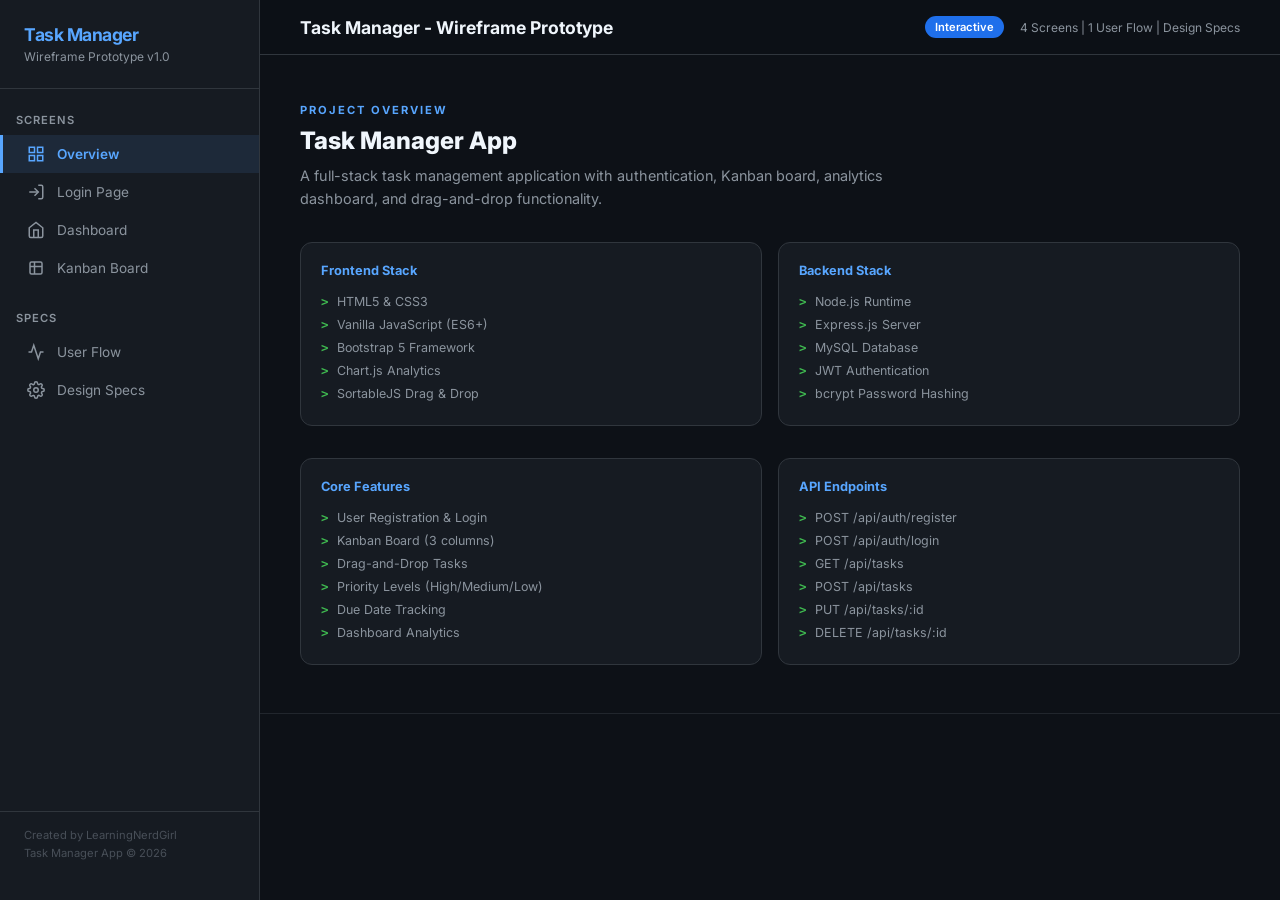
<file: prototype/index.html>
<!DOCTYPE html>
<html lang="en">
<head>
  <meta charset="UTF-8" />
  <meta name="viewport" content="width=device-width, initial-scale=1.0" />
  <title>Task Manager - Wireframe Prototype</title>
  <link href="https://fonts.googleapis.com/css2?family=Inter:wght@300;400;500;600;700;800&display=swap" rel="stylesheet">
  <style>
    * { margin: 0; padding: 0; box-sizing: border-box; }

    body {
      font-family: 'Inter', sans-serif;
      background: #0d1117;
      color: #c9d1d9;
      overflow-x: hidden;
    }

    /* ===== SIDEBAR ===== */
    .sidebar {
      position: fixed;
      left: 0; top: 0; bottom: 0;
      width: 260px;
      background: #161b22;
      border-right: 1px solid #30363d;
      padding: 24px 0;
      z-index: 100;
      display: flex;
      flex-direction: column;
    }

    .sidebar-logo {
      padding: 0 24px 24px;
      border-bottom: 1px solid #30363d;
      margin-bottom: 16px;
    }

    .sidebar-logo h2 {
      font-size: 1.1rem;
      color: #58a6ff;
      font-weight: 700;
      letter-spacing: -0.5px;
    }

    .sidebar-logo span {
      font-size: 0.75rem;
      color: #8b949e;
      display: block;
      margin-top: 4px;
    }

    .sidebar-section {
      padding: 8px 16px;
      font-size: 0.7rem;
      text-transform: uppercase;
      letter-spacing: 1px;
      color: #8b949e;
      font-weight: 600;
    }

    .sidebar-item {
      display: flex;
      align-items: center;
      gap: 12px;
      padding: 10px 24px;
      cursor: pointer;
      transition: all 0.2s;
      font-size: 0.85rem;
      color: #8b949e;
      border-left: 3px solid transparent;
    }

    .sidebar-item:hover {
      background: rgba(88, 166, 255, 0.05);
      color: #c9d1d9;
    }

    .sidebar-item.active {
      background: rgba(88, 166, 255, 0.1);
      color: #58a6ff;
      border-left-color: #58a6ff;
      font-weight: 600;
    }

    .sidebar-item svg {
      width: 18px; height: 18px;
      flex-shrink: 0;
    }

    .sidebar-footer {
      margin-top: auto;
      padding: 16px 24px;
      border-top: 1px solid #30363d;
    }

    .sidebar-footer p {
      font-size: 0.7rem;
      color: #484f58;
    }

    /* ===== MAIN CONTENT ===== */
    .main {
      margin-left: 260px;
      padding: 0;
      min-height: 100vh;
    }

    /* ===== TOP BAR ===== */
    .topbar {
      position: sticky;
      top: 0;
      background: rgba(13, 17, 23, 0.85);
      backdrop-filter: blur(12px);
      border-bottom: 1px solid #30363d;
      padding: 16px 40px;
      display: flex;
      align-items: center;
      justify-content: space-between;
      z-index: 50;
    }

    .topbar h1 {
      font-size: 1.1rem;
      font-weight: 700;
      color: #f0f6fc;
    }

    .topbar-meta {
      font-size: 0.75rem;
      color: #8b949e;
      display: flex;
      gap: 16px;
      align-items: center;
    }

    .topbar-badge {
      background: #1f6feb;
      color: white;
      padding: 4px 10px;
      border-radius: 12px;
      font-size: 0.7rem;
      font-weight: 600;
    }

    /* ===== SCREEN SECTIONS ===== */
    .screen-section {
      padding: 48px 40px;
      border-bottom: 1px solid #21262d;
      display: none;
    }

    .screen-section.active {
      display: block;
    }

    .section-header {
      display: flex;
      align-items: flex-start;
      justify-content: space-between;
      margin-bottom: 32px;
    }

    .section-title {
      font-size: 0.7rem;
      text-transform: uppercase;
      letter-spacing: 2px;
      color: #58a6ff;
      font-weight: 700;
      margin-bottom: 8px;
    }

    .section-desc {
      font-size: 1.5rem;
      font-weight: 800;
      color: #f0f6fc;
      line-height: 1.3;
    }

    .section-subdesc {
      font-size: 0.9rem;
      color: #8b949e;
      margin-top: 8px;
      max-width: 600px;
      line-height: 1.6;
    }

    /* ===== WIREFRAME FRAME ===== */
    .wireframe-container {
      background: #161b22;
      border: 1px solid #30363d;
      border-radius: 16px;
      overflow: hidden;
      box-shadow: 0 16px 48px rgba(0,0,0,0.3);
    }

    .wireframe-browser {
      background: #21262d;
      padding: 12px 16px;
      display: flex;
      align-items: center;
      gap: 8px;
      border-bottom: 1px solid #30363d;
    }

    .browser-dot {
      width: 10px; height: 10px;
      border-radius: 50%;
    }

    .browser-dot.red { background: #f85149; }
    .browser-dot.yellow { background: #e3b341; }
    .browser-dot.green { background: #3fb950; }

    .browser-url {
      flex: 1;
      background: #0d1117;
      border-radius: 6px;
      padding: 6px 14px;
      font-size: 0.75rem;
      color: #8b949e;
      margin-left: 8px;
    }

    .wireframe-content {
      padding: 0;
      min-height: 500px;
      position: relative;
    }

    /* ===== ANNOTATIONS ===== */
    .annotation {
      position: absolute;
      background: #1f6feb;
      color: white;
      font-size: 0.65rem;
      font-weight: 700;
      padding: 4px 10px;
      border-radius: 4px;
      white-space: nowrap;
      z-index: 20;
      box-shadow: 0 2px 8px rgba(31, 111, 235, 0.3);
    }

    .annotation::before {
      content: '';
      position: absolute;
      width: 0; height: 0;
    }

    .annotation.left::before {
      right: -6px;
      top: 50%;
      transform: translateY(-50%);
      border-top: 6px solid transparent;
      border-bottom: 6px solid transparent;
      border-left: 6px solid #1f6feb;
    }

    .annotation.bottom::before {
      left: 50%;
      top: -6px;
      transform: translateX(-50%);
      border-left: 6px solid transparent;
      border-right: 6px solid transparent;
      border-bottom: 6px solid #1f6feb;
    }

    .annotation.right::before {
      left: -6px;
      top: 50%;
      transform: translateY(-50%);
      border-top: 6px solid transparent;
      border-bottom: 6px solid transparent;
      border-right: 6px solid #1f6feb;
    }

    /* ===== LOGIN WIREFRAME ===== */
    .wf-login {
      display: flex;
      align-items: center;
      justify-content: center;
      min-height: 500px;
      background: linear-gradient(135deg, #0d1117 0%, #161b22 100%);
      padding: 40px;
    }

    .wf-login-card {
      background: #21262d;
      border: 1px solid #30363d;
      border-radius: 16px;
      padding: 40px;
      width: 380px;
      position: relative;
    }

    .wf-login-card h3 {
      font-size: 1.3rem;
      font-weight: 700;
      color: #f0f6fc;
      margin-bottom: 6px;
    }

    .wf-login-card p {
      font-size: 0.8rem;
      color: #8b949e;
      margin-bottom: 24px;
    }

    .wf-input {
      display: block;
      width: 100%;
      background: #0d1117;
      border: 1px solid #30363d;
      border-radius: 8px;
      padding: 12px 14px;
      color: #c9d1d9;
      font-size: 0.85rem;
      margin-bottom: 14px;
      outline: none;
    }

    .wf-input:focus {
      border-color: #58a6ff;
      box-shadow: 0 0 0 3px rgba(88, 166, 255, 0.1);
    }

    .wf-input-label {
      display: block;
      font-size: 0.75rem;
      color: #8b949e;
      margin-bottom: 6px;
      font-weight: 500;
    }

    .wf-btn {
      display: block;
      width: 100%;
      padding: 12px;
      border-radius: 8px;
      border: none;
      font-weight: 600;
      font-size: 0.9rem;
      cursor: pointer;
      transition: all 0.2s;
    }

    .wf-btn-primary {
      background: linear-gradient(135deg, #667eea 0%, #764ba2 100%);
      color: white;
    }

    .wf-btn-primary:hover {
      transform: translateY(-1px);
      box-shadow: 0 4px 16px rgba(102, 126, 234, 0.3);
    }

    .wf-link {
      text-align: center;
      margin-top: 16px;
      font-size: 0.8rem;
      color: #8b949e;
    }

    .wf-link a {
      color: #58a6ff;
      text-decoration: none;
    }

    /* ===== DASHBOARD WIREFRAME ===== */
    .wf-dash {
      background: #f1f5f9;
      min-height: 500px;
    }

    .wf-dash-nav {
      background: linear-gradient(135deg, #1a202c 0%, #2d3748 100%);
      padding: 12px 24px;
      display: flex;
      justify-content: space-between;
      align-items: center;
    }

    .wf-dash-nav span {
      color: white;
      font-weight: 700;
      font-size: 0.95rem;
    }

    .wf-dash-nav-btns {
      display: flex;
      gap: 8px;
    }

    .wf-nav-btn {
      padding: 6px 14px;
      border-radius: 6px;
      font-size: 0.75rem;
      font-weight: 500;
      border: none;
      cursor: pointer;
    }

    .wf-nav-btn.outline {
      background: rgba(255,255,255,0.1);
      color: white;
      border: 1px solid rgba(255,255,255,0.2);
    }

    .wf-nav-btn.danger {
      background: linear-gradient(135deg, #fc8181, #f56565);
      color: white;
    }

    .wf-dash-header {
      background: linear-gradient(135deg, #667eea 0%, #764ba2 100%);
      padding: 32px 24px;
      text-align: center;
      color: white;
    }

    .wf-dash-header h2 {
      font-size: 1.3rem;
      font-weight: 700;
    }

    .wf-dash-header p {
      font-size: 0.8rem;
      opacity: 0.8;
      margin-top: 4px;
    }

    .wf-dash-body {
      padding: 24px;
    }

    .wf-stat-row {
      display: grid;
      grid-template-columns: repeat(3, 1fr);
      gap: 16px;
      margin-bottom: 24px;
    }

    .wf-stat-card {
      border-radius: 12px;
      padding: 20px;
      color: white;
      position: relative;
    }

    .wf-stat-card.total { background: linear-gradient(135deg, #667eea, #764ba2); }
    .wf-stat-card.pending { background: linear-gradient(135deg, #f093fb, #f5576c); }
    .wf-stat-card.progress { background: linear-gradient(135deg, #4facfe, #00f2fe); }
    .wf-stat-card.completed-card { background: linear-gradient(135deg, #43e97b, #38f9d7); }

    .wf-stat-icon {
      font-size: 1.4rem;
      margin-bottom: 8px;
    }

    .wf-stat-num {
      font-size: 1.8rem;
      font-weight: 800;
      line-height: 1;
    }

    .wf-stat-label {
      font-size: 0.75rem;
      opacity: 0.9;
      margin-top: 4px;
    }

    .wf-dash-grid {
      display: grid;
      grid-template-columns: 1fr 1fr;
      gap: 16px;
    }

    .wf-chart-box, .wf-quick-box {
      background: white;
      border-radius: 12px;
      padding: 20px;
      box-shadow: 0 2px 8px rgba(0,0,0,0.06);
    }

    .wf-chart-box h4, .wf-quick-box h4 {
      font-size: 0.9rem;
      font-weight: 700;
      color: #1a202c;
      margin-bottom: 16px;
    }

    .wf-donut {
      width: 140px;
      height: 140px;
      border-radius: 50%;
      background: conic-gradient(#f5576c 0% 40%, #4facfe 40% 65%, #43e97b 65% 100%);
      margin: 0 auto;
      position: relative;
    }

    .wf-donut::after {
      content: '';
      position: absolute;
      inset: 30px;
      border-radius: 50%;
      background: white;
    }

    .wf-donut-legend {
      display: flex;
      justify-content: center;
      gap: 16px;
      margin-top: 16px;
    }

    .wf-legend-item {
      display: flex;
      align-items: center;
      gap: 6px;
      font-size: 0.7rem;
      color: #4a5568;
    }

    .wf-legend-dot {
      width: 8px; height: 8px;
      border-radius: 50%;
    }

    .wf-quick-item {
      background: #f7fafc;
      border-radius: 10px;
      padding: 16px;
      text-align: center;
      margin-bottom: 10px;
      cursor: pointer;
      transition: all 0.2s;
      border: 1px solid #e2e8f0;
    }

    .wf-quick-item:hover {
      transform: translateY(-2px);
      box-shadow: 0 4px 12px rgba(0,0,0,0.08);
    }

    .wf-quick-item-icon {
      font-size: 1.4rem;
      margin-bottom: 6px;
    }

    .wf-quick-item-title {
      font-size: 0.85rem;
      font-weight: 600;
      color: #2d3748;
    }

    .wf-quick-item-desc {
      font-size: 0.7rem;
      color: #718096;
      margin-top: 2px;
    }

    /* ===== BOARD WIREFRAME ===== */
    .wf-board {
      background: #f1f5f9;
      min-height: 500px;
    }

    .wf-board-body {
      padding: 24px;
    }

    .wf-board-header {
      display: flex;
      justify-content: space-between;
      align-items: center;
      margin-bottom: 20px;
    }

    .wf-board-header h3 {
      font-size: 1.1rem;
      font-weight: 700;
      color: #1a202c;
    }

    .wf-board-header p {
      font-size: 0.8rem;
      color: #718096;
    }

    .wf-add-btn {
      background: linear-gradient(135deg, #667eea, #764ba2);
      color: white;
      border: none;
      padding: 10px 20px;
      border-radius: 8px;
      font-weight: 600;
      font-size: 0.85rem;
      cursor: pointer;
    }

    .wf-kanban {
      display: grid;
      grid-template-columns: repeat(3, 1fr);
      gap: 16px;
    }

    .wf-kanban-col {
      background: #e8ecf1;
      border-radius: 14px;
      padding: 16px;
      min-height: 380px;
    }

    .wf-kanban-header {
      display: flex;
      justify-content: space-between;
      align-items: center;
      margin-bottom: 14px;
      padding-bottom: 10px;
      border-bottom: 3px solid;
    }

    .wf-kanban-header.h-pending { border-color: #f093fb; }
    .wf-kanban-header.h-progress { border-color: #4facfe; }
    .wf-kanban-header.h-completed { border-color: #43e97b; }

    .wf-kanban-header span {
      font-weight: 700;
      font-size: 0.85rem;
      color: #2d3748;
    }

    .wf-kanban-count {
      background: white;
      border-radius: 12px;
      padding: 2px 10px;
      font-size: 0.75rem;
      font-weight: 600;
      color: #4a5568;
    }

    .wf-task-card {
      background: white;
      border-radius: 10px;
      padding: 14px;
      margin-bottom: 10px;
      border-left: 4px solid;
      box-shadow: 0 2px 6px rgba(0,0,0,0.06);
      cursor: grab;
      transition: all 0.2s;
    }

    .wf-task-card:hover {
      transform: translateY(-2px);
      box-shadow: 0 6px 16px rgba(0,0,0,0.1);
    }

    .wf-task-card.priority-high { border-left-color: #f56565; }
    .wf-task-card.priority-medium { border-left-color: #ecc94b; }
    .wf-task-card.priority-low { border-left-color: #48bb78; }

    .wf-task-title {
      font-size: 0.85rem;
      font-weight: 700;
      color: #1a202c;
      margin-bottom: 4px;
    }

    .wf-task-desc {
      font-size: 0.75rem;
      color: #718096;
      margin-bottom: 10px;
    }

    .wf-task-footer {
      display: flex;
      justify-content: space-between;
      align-items: center;
    }

    .wf-priority-badge {
      padding: 3px 8px;
      border-radius: 12px;
      font-size: 0.6rem;
      font-weight: 700;
      text-transform: uppercase;
    }

    .wf-priority-badge.high { background: #fed7d7; color: #c53030; }
    .wf-priority-badge.medium { background: #fefcbf; color: #975a16; }
    .wf-priority-badge.low { background: #c6f6d5; color: #276749; }

    .wf-task-actions {
      display: flex;
      gap: 6px;
    }

    .wf-task-action-btn {
      width: 28px; height: 28px;
      border-radius: 6px;
      border: none;
      cursor: pointer;
      font-size: 0.7rem;
      display: flex;
      align-items: center;
      justify-content: center;
    }

    .wf-task-action-btn.edit { background: #edf2f7; color: #4a5568; }
    .wf-task-action-btn.delete { background: #fed7d7; color: #c53030; }

    .wf-task-due {
      font-size: 0.7rem;
      color: #a0aec0;
      margin-top: 8px;
      padding-top: 8px;
      border-top: 1px dashed #e2e8f0;
    }

    /* ===== FLOW DIAGRAM ===== */
    .flow-container {
      position: relative;
      padding: 40px;
    }

    .flow-grid {
      display: flex;
      align-items: center;
      justify-content: center;
      gap: 60px;
      flex-wrap: wrap;
    }

    .flow-card {
      background: #21262d;
      border: 1px solid #30363d;
      border-radius: 14px;
      padding: 24px;
      text-align: center;
      width: 180px;
      position: relative;
      transition: all 0.3s;
    }

    .flow-card:hover {
      border-color: #58a6ff;
      transform: translateY(-4px);
      box-shadow: 0 8px 24px rgba(88, 166, 255, 0.15);
    }

    .flow-icon {
      font-size: 2rem;
      margin-bottom: 12px;
    }

    .flow-label {
      font-size: 0.85rem;
      font-weight: 700;
      color: #f0f6fc;
    }

    .flow-sublabel {
      font-size: 0.7rem;
      color: #8b949e;
      margin-top: 4px;
    }

    .flow-arrow {
      color: #30363d;
      font-size: 1.5rem;
      font-weight: bold;
    }

    /* ===== SPECS TABLE ===== */
    .specs-grid {
      display: grid;
      grid-template-columns: repeat(2, 1fr);
      gap: 16px;
    }

    .spec-card {
      background: #161b22;
      border: 1px solid #30363d;
      border-radius: 12px;
      padding: 20px;
    }

    .spec-card h5 {
      font-size: 0.8rem;
      font-weight: 700;
      color: #58a6ff;
      margin-bottom: 12px;
    }

    .spec-list {
      list-style: none;
      padding: 0;
    }

    .spec-list li {
      font-size: 0.78rem;
      color: #8b949e;
      padding: 4px 0;
      display: flex;
      align-items: center;
      gap: 8px;
    }

    .spec-list li::before {
      content: '>';
      color: #3fb950;
      font-weight: bold;
      font-family: monospace;
    }

    /* ===== COLOR PALETTE ===== */
    .palette-row {
      display: flex;
      gap: 12px;
      flex-wrap: wrap;
    }

    .palette-swatch {
      width: 80px;
      text-align: center;
    }

    .palette-color {
      width: 80px;
      height: 60px;
      border-radius: 10px;
      margin-bottom: 6px;
      border: 1px solid #30363d;
    }

    .palette-hex {
      font-size: 0.65rem;
      color: #8b949e;
      font-family: monospace;
    }

    .palette-name {
      font-size: 0.7rem;
      color: #c9d1d9;
      font-weight: 500;
    }
    /* ===== MOBILE TOGGLE ===== */
    .mobile-toggle {
      display: none;
      position: fixed;
      top: 12px;
      left: 12px;
      z-index: 200;
      background: #161b22;
      border: 1px solid #30363d;
      color: #c9d1d9;
      width: 40px;
      height: 40px;
      border-radius: 8px;
      font-size: 1.2rem;
      cursor: pointer;
      align-items: center;
      justify-content: center;
    }

    .sidebar-overlay {
      display: none;
      position: fixed;
      inset: 0;
      background: rgba(0,0,0,0.5);
      z-index: 90;
    }

    /* ===== RESPONSIVE ===== */
    @media (max-width: 768px) {
      .mobile-toggle {
        display: flex;
      }

      .sidebar {
        transform: translateX(-100%);
        transition: transform 0.3s ease;
      }

      .sidebar.open {
        transform: translateX(0);
      }

      .sidebar-overlay.open {
        display: block;
      }

      .main {
        margin-left: 0;
      }

      .topbar {
        padding: 16px 16px 16px 60px;
      }

      .topbar h1 {
        font-size: 0.85rem;
      }

      .topbar-meta {
        display: none;
      }

      .screen-section {
        padding: 24px 16px;
      }

      .section-desc {
        font-size: 1.2rem;
      }

      .section-subdesc {
        font-size: 0.8rem;
      }

      .specs-grid {
        grid-template-columns: 1fr;
      }

      .wf-stat-row {
        grid-template-columns: repeat(2, 1fr) !important;
      }

      .wf-dash-grid {
        grid-template-columns: 1fr;
      }

      .wf-kanban {
        grid-template-columns: 1fr;
      }

      .flow-grid {
        flex-direction: column;
        gap: 20px;
      }

      .flow-arrow {
        transform: rotate(90deg);
      }

      .flow-card {
        width: 100%;
      }

      .palette-row {
        justify-content: center;
      }

      .wireframe-container {
        border-radius: 8px;
      }

      .wf-login {
        padding: 20px;
      }

      .wf-login-card {
        width: 100%;
        padding: 24px;
      }

      .annotation {
        display: none;
      }

      .wf-dash-nav {
        padding: 10px 12px;
      }

      .wf-dash-nav span {
        font-size: 0.8rem;
      }

      .wf-nav-btn {
        font-size: 0.65rem;
        padding: 4px 8px;
      }

      .wf-board-header {
        flex-direction: column;
        gap: 12px;
        align-items: flex-start;
      }
    }
  </style>
</head>
<body>

  <!-- MOBILE TOGGLE -->
  <button class="mobile-toggle" onclick="toggleSidebar()">&#9776;</button>
  <div class="sidebar-overlay" id="sidebarOverlay" onclick="toggleSidebar()"></div>

  <!-- SIDEBAR -->
  <div class="sidebar">
    <div class="sidebar-logo">
      <h2>Task Manager</h2>
      <span>Wireframe Prototype v1.0</span>
    </div>

    <div class="sidebar-section">Screens</div>
    <div class="sidebar-item active" onclick="showScreen('overview')">
      <svg viewBox="0 0 24 24" fill="none" stroke="currentColor" stroke-width="2"><rect x="3" y="3" width="7" height="7"/><rect x="14" y="3" width="7" height="7"/><rect x="14" y="14" width="7" height="7"/><rect x="3" y="14" width="7" height="7"/></svg>
      Overview
    </div>
    <div class="sidebar-item" onclick="showScreen('login')">
      <svg viewBox="0 0 24 24" fill="none" stroke="currentColor" stroke-width="2"><path d="M15 3h4a2 2 0 0 1 2 2v14a2 2 0 0 1-2 2h-4"/><polyline points="10 17 15 12 10 7"/><line x1="15" y1="12" x2="3" y2="12"/></svg>
      Login Page
    </div>
    <div class="sidebar-item" onclick="showScreen('dashboard')">
      <svg viewBox="0 0 24 24" fill="none" stroke="currentColor" stroke-width="2"><path d="M3 9l9-7 9 7v11a2 2 0 0 1-2 2H5a2 2 0 0 1-2-2z"/><polyline points="9 22 9 12 15 12 15 22"/></svg>
      Dashboard
    </div>
    <div class="sidebar-item" onclick="showScreen('board')">
      <svg viewBox="0 0 24 24" fill="none" stroke="currentColor" stroke-width="2"><rect x="4" y="4" width="16" height="16" rx="2"/><line x1="4" y1="10" x2="20" y2="10"/><line x1="10" y1="4" x2="10" y2="20"/></svg>
      Kanban Board
    </div>

    <div class="sidebar-section" style="margin-top: 16px">Specs</div>
    <div class="sidebar-item" onclick="showScreen('flow')">
      <svg viewBox="0 0 24 24" fill="none" stroke="currentColor" stroke-width="2"><polyline points="22 12 18 12 15 21 9 3 6 12 2 12"/></svg>
      User Flow
    </div>
    <div class="sidebar-item" onclick="showScreen('specs')">
      <svg viewBox="0 0 24 24" fill="none" stroke="currentColor" stroke-width="2"><circle cx="12" cy="12" r="3"/><path d="M19.4 15a1.65 1.65 0 0 0 .33 1.82l.06.06a2 2 0 0 1 0 2.83 2 2 0 0 1-2.83 0l-.06-.06a1.65 1.65 0 0 0-1.82-.33 1.65 1.65 0 0 0-1 1.51V21a2 2 0 0 1-2 2 2 2 0 0 1-2-2v-.09A1.65 1.65 0 0 0 9 19.4a1.65 1.65 0 0 0-1.82.33l-.06.06a2 2 0 0 1-2.83 0 2 2 0 0 1 0-2.83l.06-.06A1.65 1.65 0 0 0 4.68 15a1.65 1.65 0 0 0-1.51-1H3a2 2 0 0 1-2-2 2 2 0 0 1 2-2h.09A1.65 1.65 0 0 0 4.6 9a1.65 1.65 0 0 0-.33-1.82l-.06-.06a2 2 0 0 1 0-2.83 2 2 0 0 1 2.83 0l.06.06A1.65 1.65 0 0 0 9 4.68a1.65 1.65 0 0 0 1-1.51V3a2 2 0 0 1 2-2 2 2 0 0 1 2 2v.09a1.65 1.65 0 0 0 1 1.51 1.65 1.65 0 0 0 1.82-.33l.06-.06a2 2 0 0 1 2.83 0 2 2 0 0 1 0 2.83l-.06.06a1.65 1.65 0 0 0-.33 1.82V9a1.65 1.65 0 0 0 1.51 1H21a2 2 0 0 1 2 2 2 2 0 0 1-2 2h-.09a1.65 1.65 0 0 0-1.51 1z"/></svg>
      Design Specs
    </div>

    <div class="sidebar-footer">
      <p>Created by LearningNerdGirl</p>
      <p style="margin-top: 4px">Task Manager App &copy; 2026</p>
    </div>
  </div>

  <!-- MAIN -->
  <div class="main">
    <div class="topbar">
      <h1>Task Manager - Wireframe Prototype</h1>
      <div class="topbar-meta">
        <span class="topbar-badge">Interactive</span>
        <span>4 Screens | 1 User Flow | Design Specs</span>
      </div>
    </div>

    <!-- OVERVIEW SCREEN -->
    <div class="screen-section active" id="screen-overview">
      <div class="section-header">
        <div>
          <div class="section-title">Project Overview</div>
          <div class="section-desc">Task Manager App</div>
          <div class="section-subdesc">A full-stack task management application with authentication, Kanban board, analytics dashboard, and drag-and-drop functionality.</div>
        </div>
      </div>

      <div class="specs-grid" style="margin-bottom: 32px">
        <div class="spec-card">
          <h5>Frontend Stack</h5>
          <ul class="spec-list">
            <li>HTML5 & CSS3</li>
            <li>Vanilla JavaScript (ES6+)</li>
            <li>Bootstrap 5 Framework</li>
            <li>Chart.js Analytics</li>
            <li>SortableJS Drag & Drop</li>
          </ul>
        </div>
        <div class="spec-card">
          <h5>Backend Stack</h5>
          <ul class="spec-list">
            <li>Node.js Runtime</li>
            <li>Express.js Server</li>
            <li>MySQL Database</li>
            <li>JWT Authentication</li>
            <li>bcrypt Password Hashing</li>
          </ul>
        </div>
      </div>

      <div class="specs-grid">
        <div class="spec-card">
          <h5>Core Features</h5>
          <ul class="spec-list">
            <li>User Registration & Login</li>
            <li>Kanban Board (3 columns)</li>
            <li>Drag-and-Drop Tasks</li>
            <li>Priority Levels (High/Medium/Low)</li>
            <li>Due Date Tracking</li>
            <li>Dashboard Analytics</li>
          </ul>
        </div>
        <div class="spec-card">
          <h5>API Endpoints</h5>
          <ul class="spec-list">
            <li>POST /api/auth/register</li>
            <li>POST /api/auth/login</li>
            <li>GET /api/tasks</li>
            <li>POST /api/tasks</li>
            <li>PUT /api/tasks/:id</li>
            <li>DELETE /api/tasks/:id</li>
          </ul>
        </div>
      </div>
    </div>

    <!-- LOGIN SCREEN -->
    <div class="screen-section" id="screen-login">
      <div class="section-header">
        <div>
          <div class="section-title">Screen 01</div>
          <div class="section-desc">Login Page</div>
          <div class="section-subdesc">JWT-based authentication with email and password. Redirects to Dashboard on success.</div>
        </div>
      </div>

      <div class="wireframe-container">
        <div class="wireframe-browser">
          <div class="browser-dot red"></div>
          <div class="browser-dot yellow"></div>
          <div class="browser-dot green"></div>
          <div class="browser-url">localhost:5500/frontend/login.html</div>
        </div>
        <div class="wireframe-content">
          <div class="wf-login">
            <div class="wf-login-card">
              <div style="text-align:center; margin-bottom: 20px; font-size: 2.5rem;">&#128274;</div>
              <h3 style="text-align:center">Welcome Back</h3>
              <p style="text-align:center">Sign in to your account</p>

              <label class="wf-input-label">Email Address</label>
              <input class="wf-input" type="text" value="user@email.com" readonly />

              <label class="wf-input-label">Password</label>
              <input class="wf-input" type="password" value="password123" readonly />

              <button class="wf-btn wf-btn-primary" style="margin-top: 8px">Sign In</button>

              <div class="wf-link">Don't have an account? <a href="#">Register</a></div>

              <!-- Annotations -->
              <div class="annotation left" style="right: -160px; top: 30px;">JWT Token Storage</div>
              <div class="annotation left" style="right: -200px; top: 130px;">Validated on server-side</div>
              <div class="annotation left" style="right: -220px; top: 230px;">bcrypt hashed comparison</div>
              <div class="annotation left" style="right: -230px; top: 330px;">Redirect to dashboard.html</div>
            </div>
          </div>
        </div>
      </div>
    </div>

    <!-- DASHBOARD SCREEN -->
    <div class="screen-section" id="screen-dashboard">
      <div class="section-header">
        <div>
          <div class="section-title">Screen 02</div>
          <div class="section-desc">Dashboard</div>
          <div class="section-subdesc">Analytics overview with task statistics, pie chart, progress bar, and quick actions.</div>
        </div>
      </div>

      <div class="wireframe-container">
        <div class="wireframe-browser">
          <div class="browser-dot red"></div>
          <div class="browser-dot yellow"></div>
          <div class="browser-dot green"></div>
          <div class="browser-url">localhost:5500/frontend/dashboard.html</div>
        </div>
        <div class="wireframe-content">
          <div class="wf-dash">
            <div class="wf-dash-nav">
              <span>Task Manager</span>
              <div class="wf-dash-nav-btns">
                <button class="wf-nav-btn outline">&#128203; Task Board</button>
                <button class="wf-nav-btn danger">&#128682; Logout</button>
              </div>
            </div>

            <div class="wf-dash-header">
              <h2>Welcome to your Dashboard</h2>
              <p>Track your progress and manage tasks efficiently</p>
            </div>

            <div class="wf-dash-body">
              <div class="wf-stat-row" style="grid-template-columns: repeat(4, 1fr);">
                <div class="wf-stat-card total">
                  <div class="wf-stat-icon">&#128203;</div>
                  <div class="wf-stat-num">4</div>
                  <div class="wf-stat-label">Total Tasks</div>
                </div>
                <div class="wf-stat-card pending">
                  <div class="wf-stat-icon">&#9203;</div>
                  <div class="wf-stat-num">2</div>
                  <div class="wf-stat-label">Pending</div>
                </div>
                <div class="wf-stat-card progress">
                  <div class="wf-stat-icon">&#128260;</div>
                  <div class="wf-stat-num">1</div>
                  <div class="wf-stat-label">In Progress</div>
                </div>
                <div class="wf-stat-card completed-card">
                  <div class="wf-stat-icon">&#9989;</div>
                  <div class="wf-stat-num">1</div>
                  <div class="wf-stat-label">Completed</div>
                </div>
              </div>

              <div class="wf-dash-grid">
                <div class="wf-chart-box">
                  <h4>Task Overview</h4>
                  <div class="wf-donut"></div>
                  <div class="wf-donut-legend">
                    <div class="wf-legend-item"><div class="wf-legend-dot" style="background:#f5576c"></div> Pending</div>
                    <div class="wf-legend-item"><div class="wf-legend-dot" style="background:#4facfe"></div> In Progress</div>
                    <div class="wf-legend-item"><div class="wf-legend-dot" style="background:#43e97b"></div> Completed</div>
                  </div>
                </div>

                <div class="wf-quick-box">
                  <h4>Quick Actions</h4>
                  <div class="wf-quick-item">
                    <div class="wf-quick-item-icon">&#128203;</div>
                    <div class="wf-quick-item-title">Task Board</div>
                    <div class="wf-quick-item-desc">View and manage tasks</div>
                  </div>
                  <div class="wf-quick-item">
                    <div class="wf-quick-item-icon">&#128260;</div>
                    <div class="wf-quick-item-title">Refresh</div>
                    <div class="wf-quick-item-desc">Update statistics</div>
                  </div>
                </div>
              </div>
            </div>
          </div>
        </div>
      </div>
    </div>

    <!-- BOARD SCREEN -->
    <div class="screen-section" id="screen-board">
      <div class="section-header">
        <div>
          <div class="section-title">Screen 03</div>
          <div class="section-desc">Kanban Board</div>
          <div class="section-subdesc">Drag-and-drop task management with priority badges, due dates, and inline actions.</div>
        </div>
      </div>

      <div class="wireframe-container">
        <div class="wireframe-browser">
          <div class="browser-dot red"></div>
          <div class="browser-dot yellow"></div>
          <div class="browser-dot green"></div>
          <div class="browser-url">localhost:5500/frontend/board.html</div>
        </div>
        <div class="wireframe-content">
          <div class="wf-board">
            <div class="wf-dash-nav">
              <span>Task Board</span>
              <div class="wf-dash-nav-btns">
                <button class="wf-nav-btn outline">&#128200; Dashboard</button>
                <button class="wf-nav-btn danger">&#128682; Logout</button>
              </div>
            </div>

            <div class="wf-board-body">
              <div class="wf-board-header">
                <div>
                  <h3>Your Tasks</h3>
                  <p>Drag and drop to organize</p>
                </div>
                <button class="wf-add-btn">+ Add Task</button>
              </div>

              <div class="wf-kanban">
                <!-- Pending Column -->
                <div class="wf-kanban-col">
                  <div class="wf-kanban-header h-pending">
                    <span>&#9203; Pending</span>
                    <span class="wf-kanban-count">2</span>
                  </div>

                  <div class="wf-task-card priority-high">
                    <div class="wf-task-title">Design Homepage</div>
                    <div class="wf-task-desc">Create responsive landing page design</div>
                    <div class="wf-task-footer">
                      <span class="wf-priority-badge high">HIGH</span>
                      <div class="wf-task-actions">
                        <button class="wf-task-action-btn edit">&#9998;</button>
                        <button class="wf-task-action-btn delete">&#128465;</button>
                      </div>
                    </div>
                    <div class="wf-task-due">&#128197; 20 Mar</div>
                  </div>

                  <div class="wf-task-card priority-medium">
                    <div class="wf-task-title">Setup Database</div>
                    <div class="wf-task-desc">Configure MySQL tables</div>
                    <div class="wf-task-footer">
                      <span class="wf-priority-badge medium">MEDIUM</span>
                      <div class="wf-task-actions">
                        <button class="wf-task-action-btn edit">&#9998;</button>
                        <button class="wf-task-action-btn delete">&#128465;</button>
                      </div>
                    </div>
                    <div class="wf-task-due">&#128197; 19 Mar</div>
                  </div>
                </div>

                <!-- In Progress Column -->
                <div class="wf-kanban-col">
                  <div class="wf-kanban-header h-progress">
                    <span>&#128260; In Progress</span>
                    <span class="wf-kanban-count">1</span>
                  </div>

                  <div class="wf-task-card priority-medium">
                    <div class="wf-task-title">Build REST API</div>
                    <div class="wf-task-desc">Implement CRUD endpoints</div>
                    <div class="wf-task-footer">
                      <span class="wf-priority-badge medium">MEDIUM</span>
                      <div class="wf-task-actions">
                        <button class="wf-task-action-btn edit">&#9998;</button>
                        <button class="wf-task-action-btn delete">&#128465;</button>
                      </div>
                    </div>
                  </div>
                </div>

                <!-- Completed Column -->
                <div class="wf-kanban-col">
                  <div class="wf-kanban-header h-completed">
                    <span>&#9989; Completed</span>
                    <span class="wf-kanban-count">1</span>
                  </div>

                  <div class="wf-task-card priority-low">
                    <div class="wf-task-title">User Auth</div>
                    <div class="wf-task-desc">JWT login & register</div>
                    <div class="wf-task-footer">
                      <span class="wf-priority-badge low">LOW</span>
                      <div class="wf-task-actions">
                        <button class="wf-task-action-btn edit">&#9998;</button>
                        <button class="wf-task-action-btn delete">&#128465;</button>
                      </div>
                    </div>
                  </div>
                </div>
              </div>
            </div>
          </div>
        </div>
      </div>
    </div>

    <!-- USER FLOW -->
    <div class="screen-section" id="screen-flow">
      <div class="section-header">
        <div>
          <div class="section-title">User Flow</div>
          <div class="section-desc">Application Navigation</div>
          <div class="section-subdesc">How users navigate through the application from login to task management.</div>
        </div>
      </div>

      <div class="flow-container">
        <div class="flow-grid">
          <div class="flow-card">
            <div class="flow-icon">&#128274;</div>
            <div class="flow-label">Login</div>
            <div class="flow-sublabel">Email + Password</div>
          </div>
          <div class="flow-arrow">&#8594;</div>
          <div class="flow-card">
            <div class="flow-icon">&#128200;</div>
            <div class="flow-label">Dashboard</div>
            <div class="flow-sublabel">Analytics Overview</div>
          </div>
          <div class="flow-arrow">&#8594;</div>
          <div class="flow-card">
            <div class="flow-icon">&#128203;</div>
            <div class="flow-label">Task Board</div>
            <div class="flow-sublabel">Kanban View</div>
          </div>
        </div>

        <div class="flow-grid" style="margin-top: 40px">
          <div class="flow-card">
            <div class="flow-icon">&#10133;</div>
            <div class="flow-label">Add Task</div>
            <div class="flow-sublabel">Modal Form</div>
          </div>
          <div class="flow-arrow">&#8596;</div>
          <div class="flow-card">
            <div class="flow-icon">&#9998;</div>
            <div class="flow-label">Edit Task</div>
            <div class="flow-sublabel">Inline Update</div>
          </div>
          <div class="flow-arrow">&#8596;</div>
          <div class="flow-card">
            <div class="flow-icon">&#128260;</div>
            <div class="flow-label">Drag & Drop</div>
            <div class="flow-sublabel">Status Change</div>
          </div>
        </div>
      </div>
    </div>

    <!-- DESIGN SPECS -->
    <div class="screen-section" id="screen-specs">
      <div class="section-header">
        <div>
          <div class="section-title">Design System</div>
          <div class="section-desc">Design Specifications</div>
          <div class="section-subdesc">Colors, typography, and component guidelines for the Task Manager App.</div>
        </div>
      </div>

      <!-- Color Palette -->
      <h4 style="font-size: 0.9rem; color: #f0f6fc; margin-bottom: 16px; font-weight: 700;">Color Palette</h4>
      <div class="palette-row" style="margin-bottom: 32px">
        <div class="palette-swatch">
          <div class="palette-color" style="background: linear-gradient(135deg, #667eea, #764ba2)"></div>
          <div class="palette-name">Primary</div>
          <div class="palette-hex">#667eea</div>
        </div>
        <div class="palette-swatch">
          <div class="palette-color" style="background: linear-gradient(135deg, #f093fb, #f5576c)"></div>
          <div class="palette-name">Pending</div>
          <div class="palette-hex">#f5576c</div>
        </div>
        <div class="palette-swatch">
          <div class="palette-color" style="background: linear-gradient(135deg, #4facfe, #00f2fe)"></div>
          <div class="palette-name">Progress</div>
          <div class="palette-hex">#4facfe</div>
        </div>
        <div class="palette-swatch">
          <div class="palette-color" style="background: linear-gradient(135deg, #43e97b, #38f9d7)"></div>
          <div class="palette-name">Completed</div>
          <div class="palette-hex">#43e97b</div>
        </div>
        <div class="palette-swatch">
          <div class="palette-color" style="background: #f56565"></div>
          <div class="palette-name">High</div>
          <div class="palette-hex">#f56565</div>
        </div>
        <div class="palette-swatch">
          <div class="palette-color" style="background: #ecc94b"></div>
          <div class="palette-name">Medium</div>
          <div class="palette-hex">#ecc94b</div>
        </div>
        <div class="palette-swatch">
          <div class="palette-color" style="background: #48bb78"></div>
          <div class="palette-name">Low</div>
          <div class="palette-hex">#48bb78</div>
        </div>
        <div class="palette-swatch">
          <div class="palette-color" style="background: linear-gradient(135deg, #1a202c, #2d3748)"></div>
          <div class="palette-name">Navbar</div>
          <div class="palette-hex">#1a202c</div>
        </div>
      </div>

      <!-- Typography -->
      <h4 style="font-size: 0.9rem; color: #f0f6fc; margin-bottom: 16px; font-weight: 700;">Typography</h4>
      <div class="specs-grid" style="margin-bottom: 32px">
        <div class="spec-card">
          <h5>Font Family</h5>
          <ul class="spec-list">
            <li>Primary: Inter, sans-serif</li>
            <li>Fallback: -apple-system, BlinkMacSystemFont</li>
          </ul>
        </div>
        <div class="spec-card">
          <h5>Font Weights</h5>
          <ul class="spec-list">
            <li>Regular: 400</li>
            <li>Medium: 500</li>
            <li>Semi-bold: 600</li>
            <li>Bold: 700</li>
            <li>Extra-bold: 800</li>
          </ul>
        </div>
      </div>

      <!-- Component Specs -->
      <h4 style="font-size: 0.9rem; color: #f0f6fc; margin-bottom: 16px; font-weight: 700;">Components</h4>
      <div class="specs-grid">
        <div class="spec-card">
          <h5>Card Styles</h5>
          <ul class="spec-list">
            <li>Border Radius: 12px</li>
            <li>Shadow: 0 4px 6px rgba(0,0,0,0.07)</li>
            <li>Hover Shadow: 0 12px 24px rgba(0,0,0,0.15)</li>
            <li>Left Border Accent: 4px</li>
            <li>Padding: 20px</li>
          </ul>
        </div>
        <div class="spec-card">
          <h5>Button Styles</h5>
          <ul class="spec-list">
            <li>Border Radius: 8px</li>
            <li>Padding: 8px 16px (nav), 10px 20px (CTA)</li>
            <li>Hover: translateY(-1px)</li>
            <li>Gradient: 135deg angle</li>
            <li>Font Weight: 600</li>
          </ul>
        </div>
      </div>
    </div>
  </div>

  <script>
    function toggleSidebar() {
      document.querySelector('.sidebar').classList.toggle('open');
      document.getElementById('sidebarOverlay').classList.toggle('open');
    }

    function showScreen(screen) {
      // Hide all sections
      document.querySelectorAll('.screen-section').forEach(s => s.classList.remove('active'));
      // Show target
      document.getElementById('screen-' + screen).classList.add('active');

      // Update sidebar active state
      document.querySelectorAll('.sidebar-item').forEach(item => item.classList.remove('active'));
      event.currentTarget.classList.add('active');

      // Close sidebar on mobile
      if (window.innerWidth <= 768) {
        document.querySelector('.sidebar').classList.remove('open');
        document.getElementById('sidebarOverlay').classList.remove('open');
      }
    }
  </script>
</body>
</html>
</file>
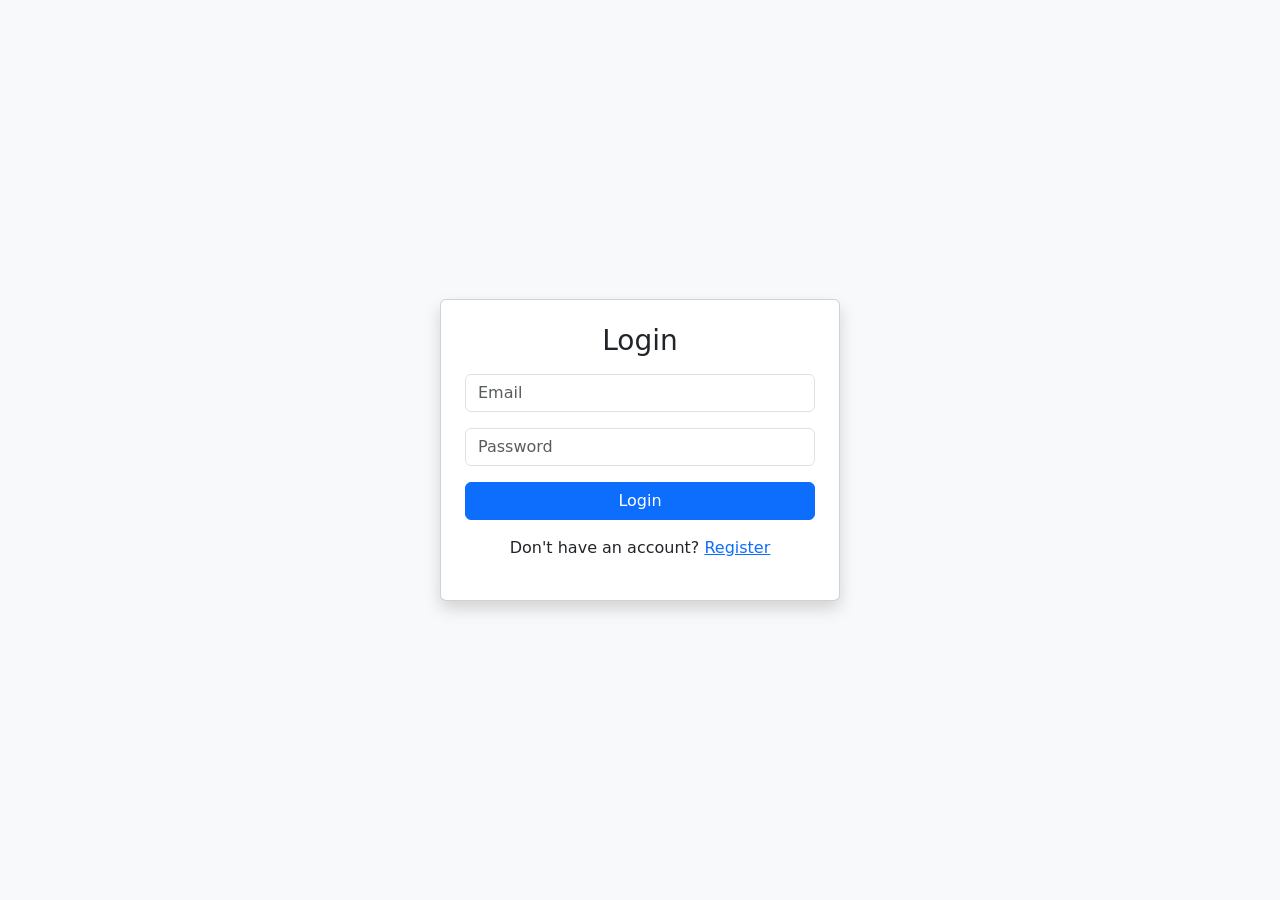
<file: frontend/login.html>
<!DOCTYPE html>
<html>
  <head>
    <title>Login</title>

    <link
      href="https://cdn.jsdelivr.net/npm/bootstrap@5.3.2/dist/css/bootstrap.min.css"
      rel="stylesheet"
    />
  </head>

  <body class="bg-light">
    <div
      class="container d-flex justify-content-center align-items-center vh-100"
    >
      <div class="card p-4 shadow" style="width: 400px">
        <h3 class="text-center mb-3">Login</h3>

        <input id="email" class="form-control mb-3" placeholder="Email" />

        <input
          id="password"
          type="password"
          class="form-control mb-3"
          placeholder="Password"
        />

        <button onclick="login()" class="btn btn-primary w-100">Login</button>

        <p class="text-center mt-3">
          Don't have an account?
          <a href="register.html">Register</a>
        </p>
      </div>
    </div>

    <script src="login.js"></script>
  </body>
</html>
</file>
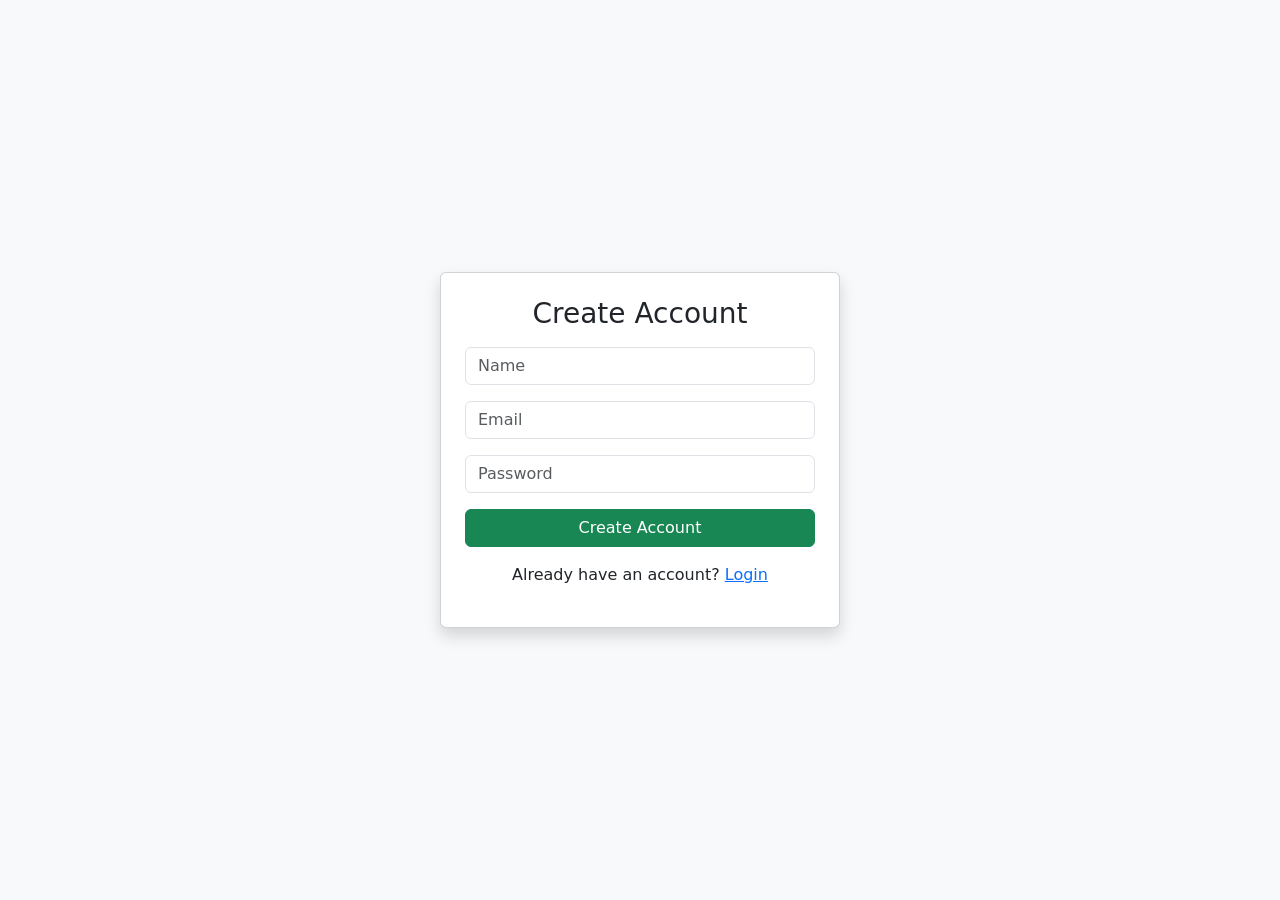
<file: frontend/register.html>
<!DOCTYPE html>
<html>
  <head>
    <title>Register</title>

    <link
      href="https://cdn.jsdelivr.net/npm/bootstrap@5.3.2/dist/css/bootstrap.min.css"
      rel="stylesheet"
    />
  </head>

  <body class="bg-light">
    <div
      class="container d-flex justify-content-center align-items-center vh-100"
    >
      <div class="card p-4 shadow" style="width: 400px">
        <h3 class="text-center mb-3">Create Account</h3>

        <input id="name" class="form-control mb-3" placeholder="Name" />

        <input id="email" class="form-control mb-3" placeholder="Email" />

        <input
          id="password"
          type="password"
          class="form-control mb-3"
          placeholder="Password"
        />

        <button onclick="register()" class="btn btn-success w-100">
          Create Account
        </button>

        <p class="text-center mt-3">
          Already have an account?
          <a href="login.html">Login</a>
        </p>
      </div>
    </div>

    <script src="register.js"></script>
  </body>
</html>
</file>
